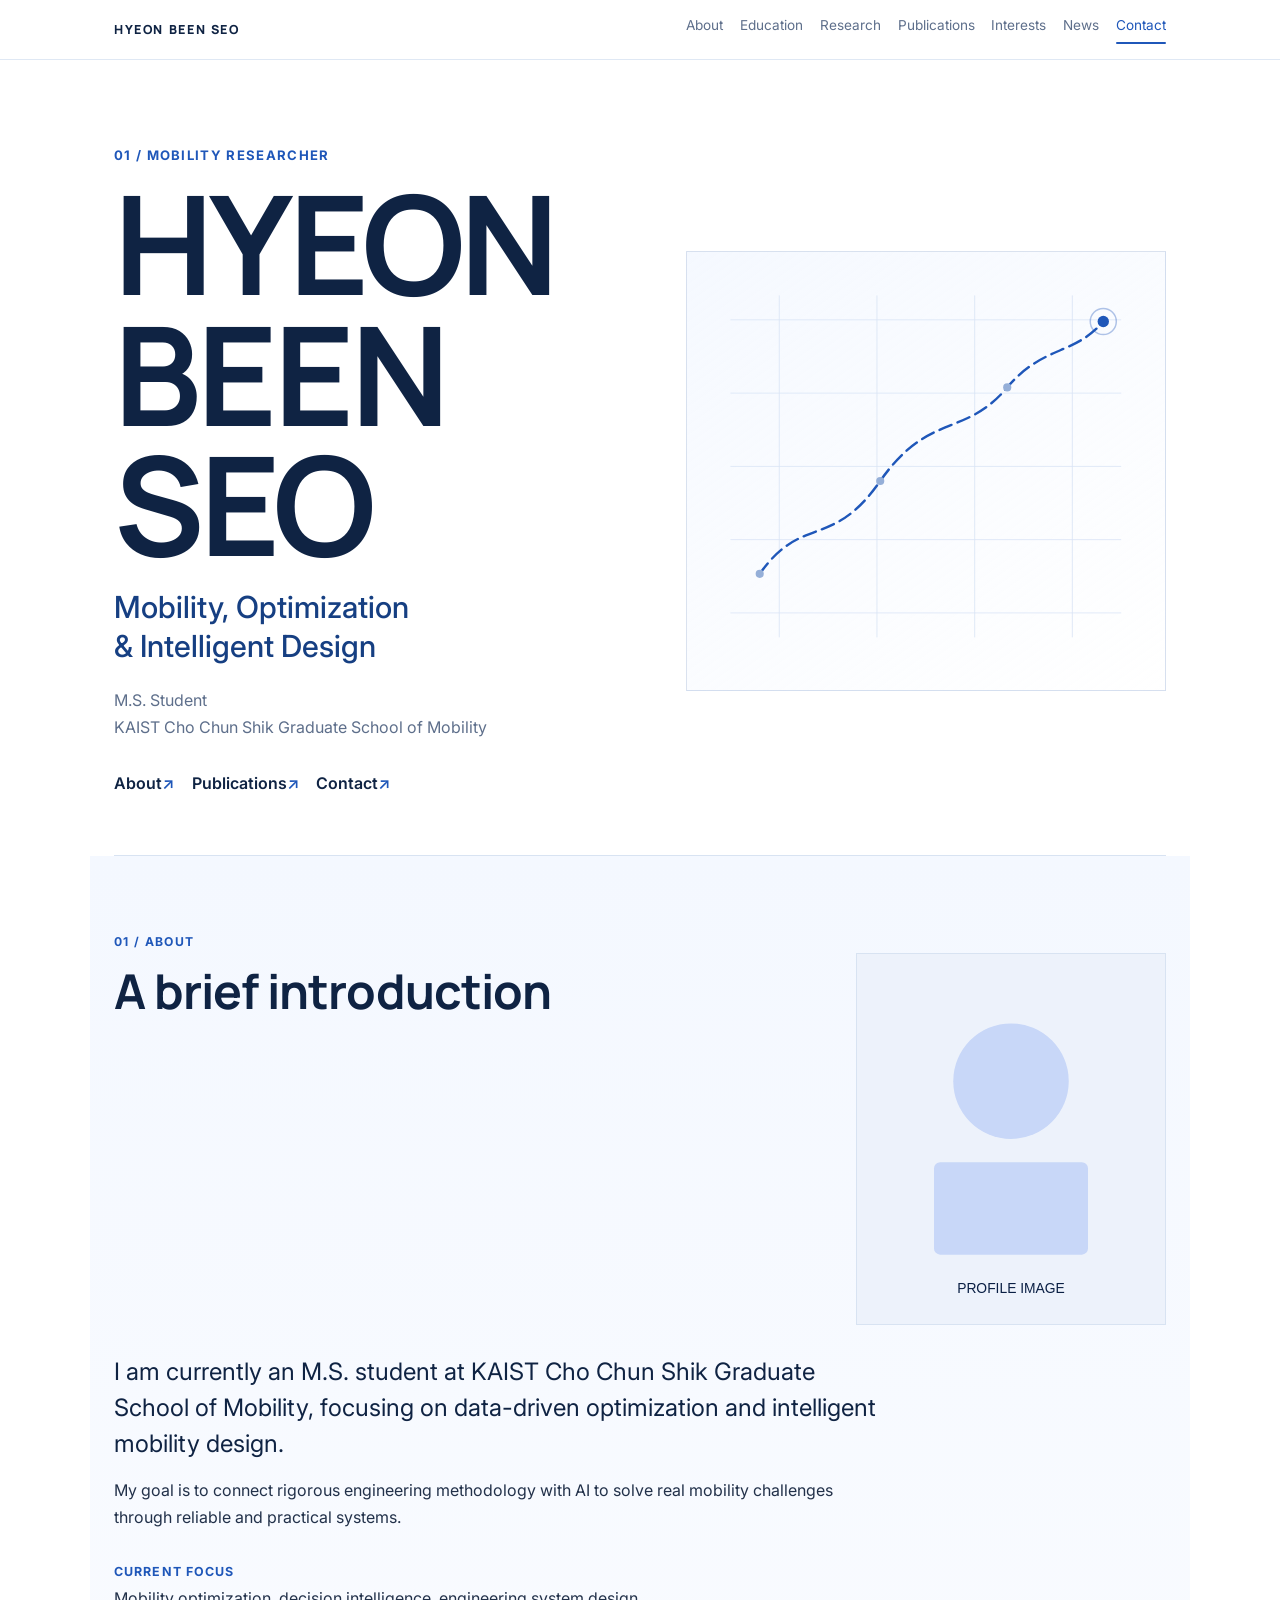
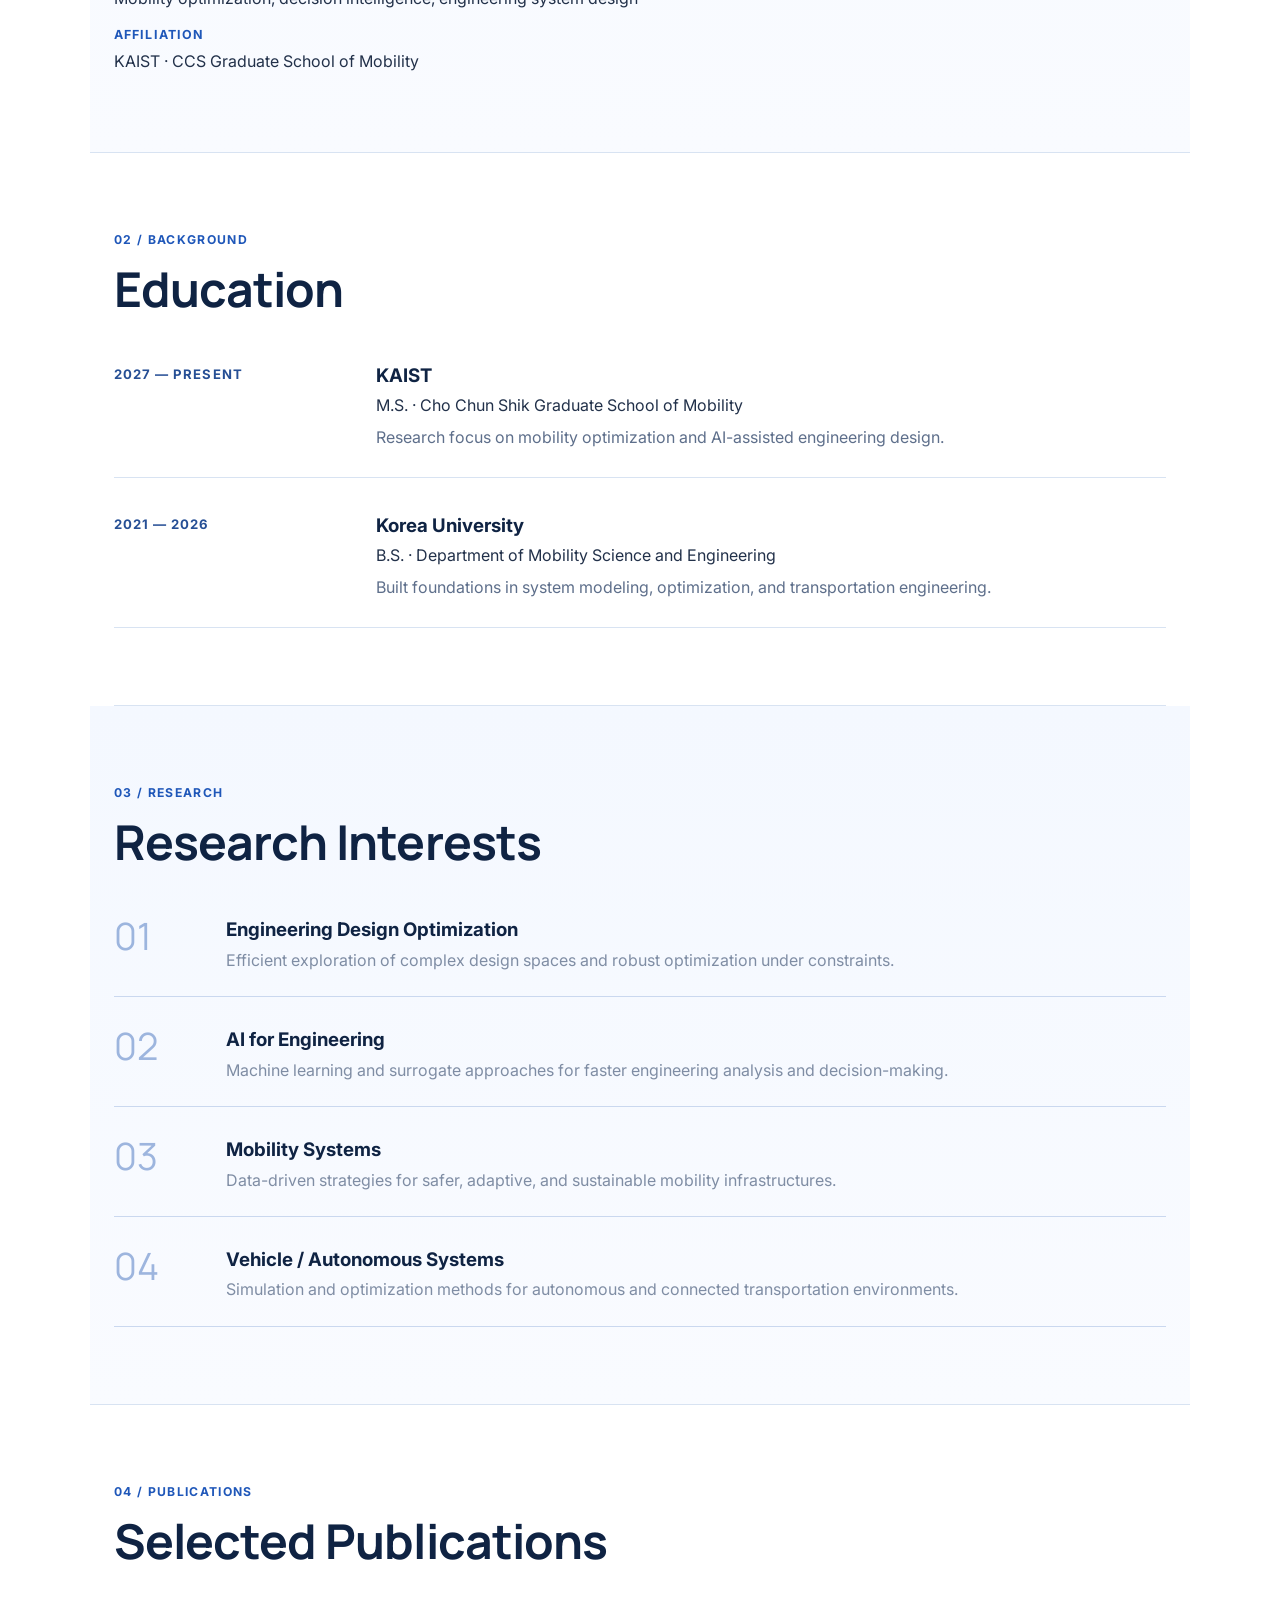
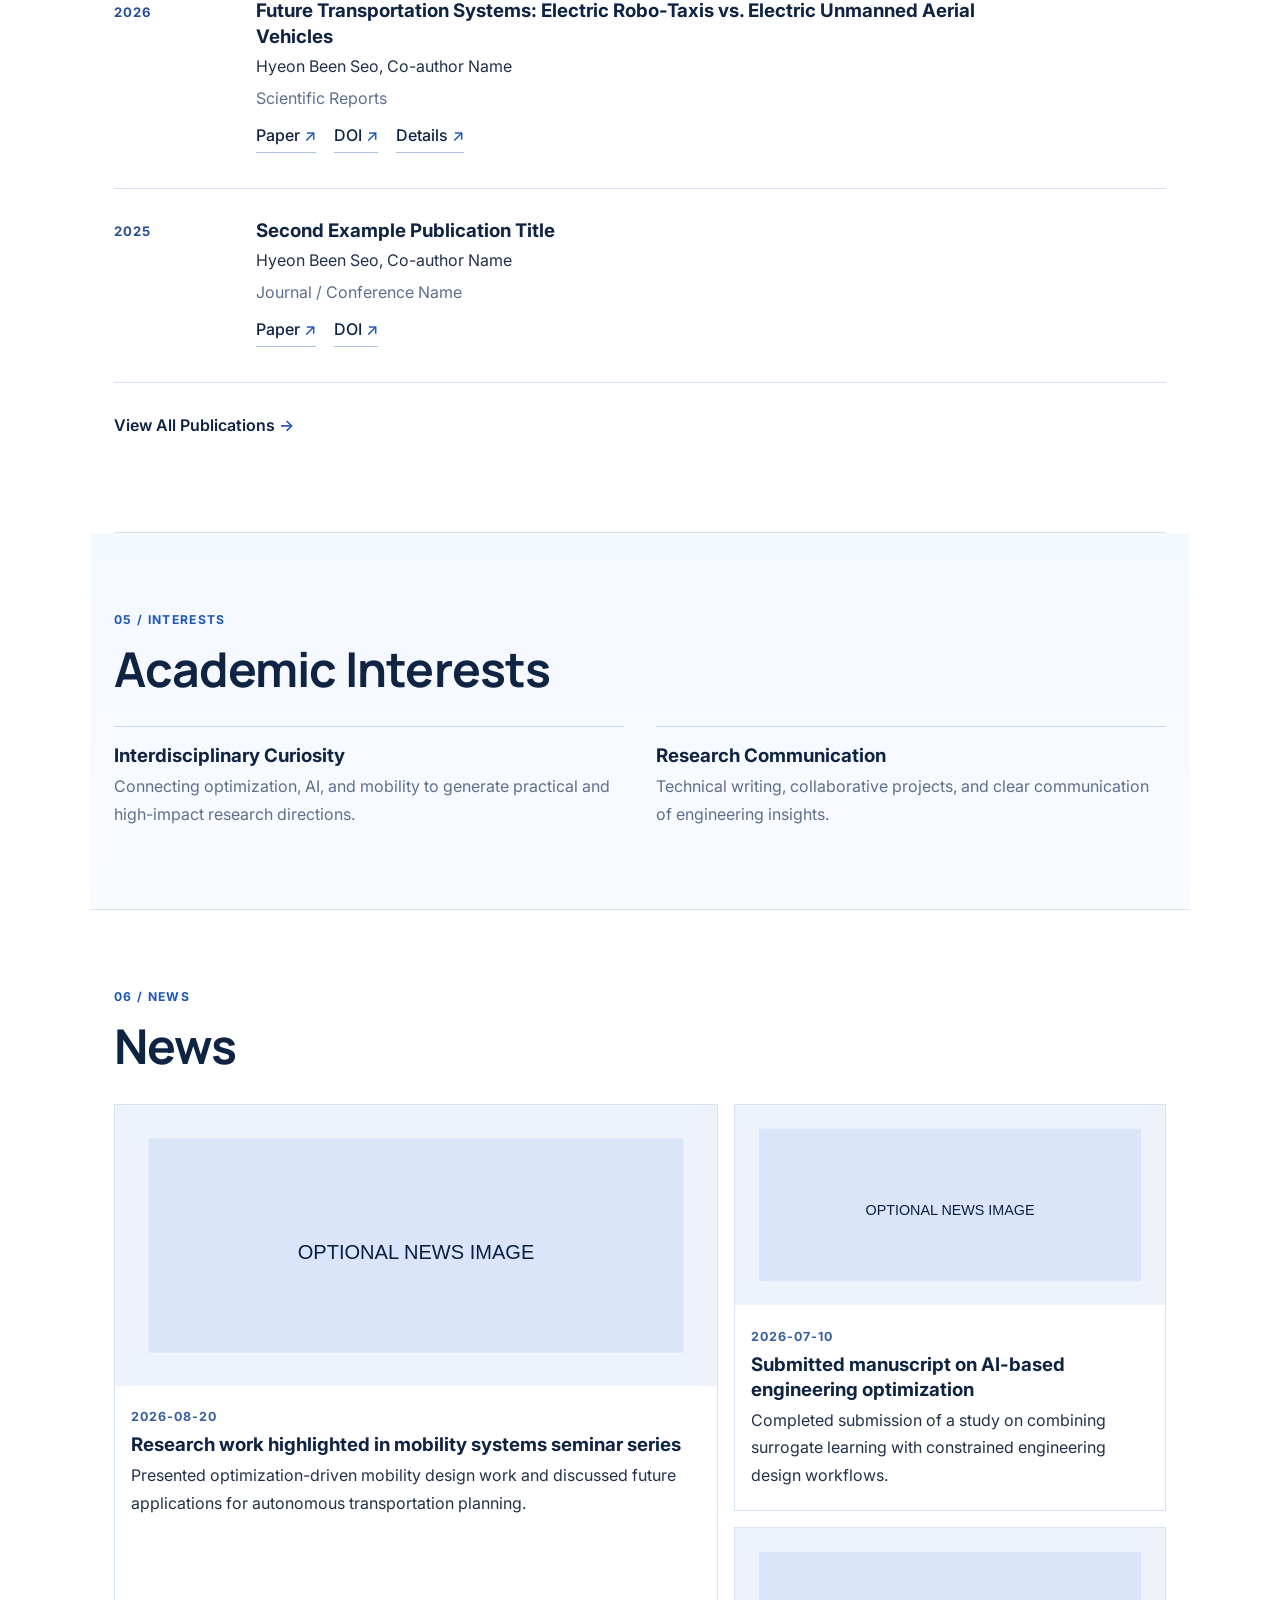
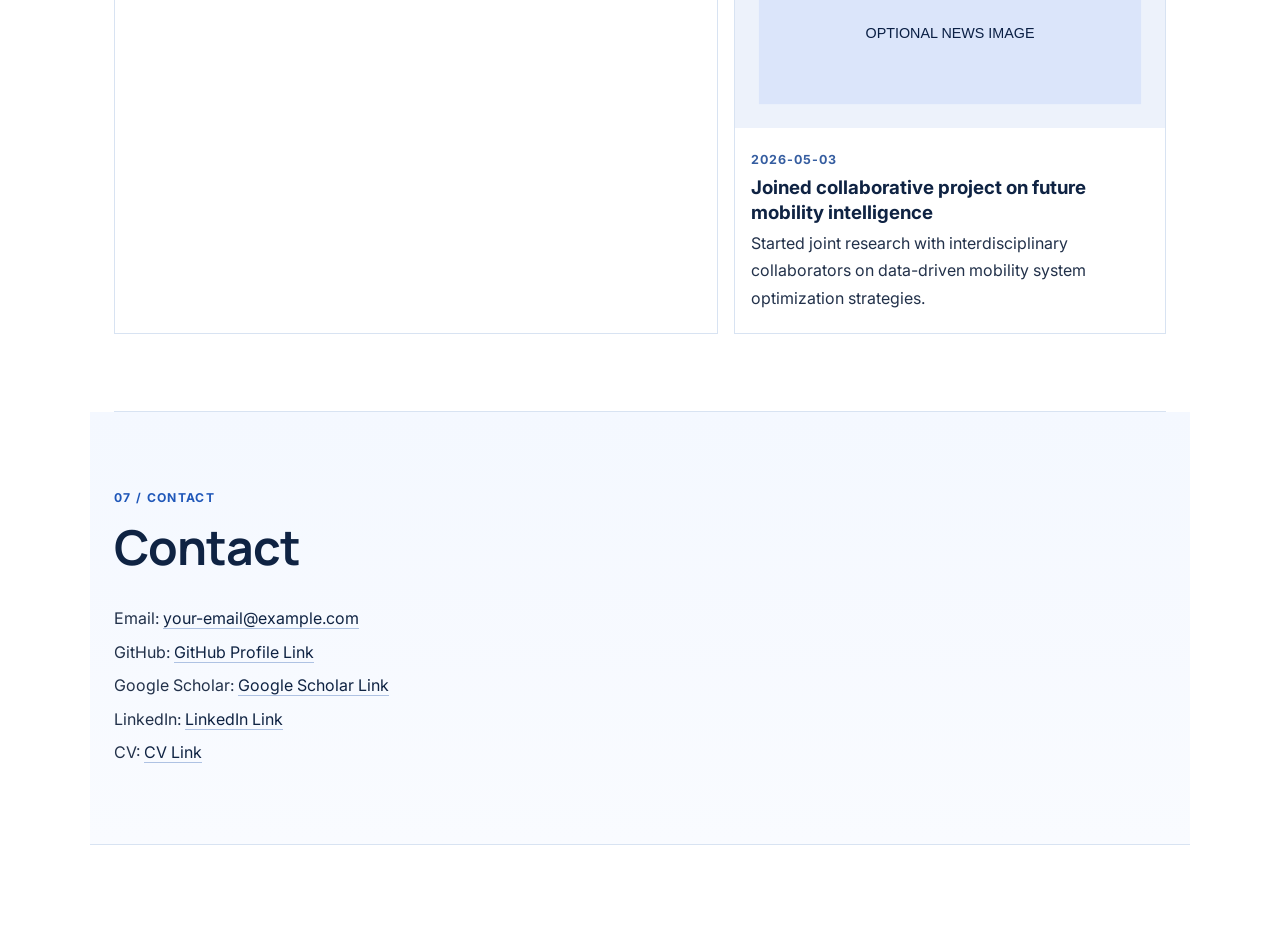
<file: index.html>
<!DOCTYPE html>
<html lang="en">
<head>
  <meta charset="UTF-8">
  <meta name="viewport" content="width=device-width, initial-scale=1.0">
  <title>Hyeon Been Seo | Academic Portfolio</title>
  <link rel="stylesheet" href="style.css">
</head>
<body>
  <header class="top-header" id="top-header">
    <div class="top-header-inner">
      <a class="brand" href="#hero">HYEON BEEN SEO</a>
      <nav class="top-nav" aria-label="Section navigation">
        <a class="nav-link" href="#about">About</a>
        <a class="nav-link" href="#education">Education</a>
        <a class="nav-link" href="#research">Research</a>
        <a class="nav-link" href="#publications">Publications</a>
        <a class="nav-link" href="#interests">Interests</a>
        <a class="nav-link" href="#news">News</a>
        <a class="nav-link" href="#contact">Contact</a>
      </nav>
    </div>
  </header>

  <main class="page">
    <!-- HERO SECTION START -->
    <section class="hero" id="hero">
      <div class="hero-copy">
        <p class="hero-kicker">01 / MOBILITY RESEARCHER</p>
        <h1 class="hero-name">HYEON<br>BEEN SEO</h1>
        <p class="hero-field">Mobility, Optimization<br>&amp; Intelligent Design</p>
        <p class="hero-role">M.S. Student<br>KAIST Cho Chun Shik Graduate School of Mobility</p>
        <div class="hero-actions">
          <a class="text-link" href="#about">About</a>
          <a class="text-link" href="#publications">Publications</a>
          <a class="text-link" href="#contact">Contact</a>
        </div>
      </div>
      <div class="hero-visual" aria-hidden="true">
        <svg viewBox="0 0 540 480" class="trajectory-art" role="presentation">
          <g class="grid-lines">
            <line x1="30" y1="60" x2="510" y2="60"></line>
            <line x1="30" y1="150" x2="510" y2="150"></line>
            <line x1="30" y1="240" x2="510" y2="240"></line>
            <line x1="30" y1="330" x2="510" y2="330"></line>
            <line x1="30" y1="420" x2="510" y2="420"></line>
            <line x1="90" y1="30" x2="90" y2="450"></line>
            <line x1="210" y1="30" x2="210" y2="450"></line>
            <line x1="330" y1="30" x2="330" y2="450"></line>
            <line x1="450" y1="30" x2="450" y2="450"></line>
          </g>
          <path class="trajectory-line" d="M66 372C118 298 155 343 214 258C273 173 318 205 370 143C414 91 452 104 488 62"></path>
          <circle cx="66" cy="372" r="5" class="node"></circle>
          <circle cx="214" cy="258" r="5" class="node"></circle>
          <circle cx="370" cy="143" r="5" class="node"></circle>
          <circle cx="488" cy="62" r="7" class="node node-highlight"></circle>
          <circle cx="488" cy="62" r="16" class="pulse-ring"></circle>
        </svg>
      </div>
    </section>
    <!-- HERO SECTION END -->

    <!-- ABOUT SECTION START -->
    <section class="section section-soft reveal-block" id="about">
      <p class="section-label" data-reveal="label">01 / ABOUT</p>
      <div class="about-layout" data-reveal="title">
        <h2 class="section-title">A brief introduction</h2>
        <figure class="profile-wrap">
          <img src="images/profile-placeholder.svg" alt="Profile placeholder">
        </figure>
      </div>
      <div class="about-meta" data-reveal="content">
        <p class="about-lead">I am currently an M.S. student at KAIST Cho Chun Shik Graduate School of Mobility, focusing on data-driven optimization and intelligent mobility design.</p>
        <p>My goal is to connect rigorous engineering methodology with AI to solve real mobility challenges through reliable and practical systems.</p>
        <dl>
          <div>
            <dt>Current Focus</dt>
            <dd>Mobility optimization, decision intelligence, engineering system design</dd>
          </div>
          <div>
            <dt>Affiliation</dt>
            <dd>KAIST · CCS Graduate School of Mobility</dd>
          </div>
        </dl>
      </div>
    </section>
    <!-- ABOUT SECTION END -->

    <!-- EDUCATION SECTION START -->
    <section class="section reveal-block" id="education">
      <p class="section-label" data-reveal="label">02 / BACKGROUND</p>
      <h2 class="section-title" data-reveal="title">Education</h2>
      <div class="education-list" data-reveal="content">
        <article class="education-item">
          <p class="entry-year">2027 — PRESENT</p>
          <div>
            <h3>KAIST</h3>
            <p class="entry-main">M.S. · Cho Chun Shik Graduate School of Mobility</p>
            <p class="entry-note">Research focus on mobility optimization and AI-assisted engineering design.</p>
          </div>
        </article>
        <article class="education-item">
          <p class="entry-year">2021 — 2026</p>
          <div>
            <h3>Korea University</h3>
            <p class="entry-main">B.S. · Department of Mobility Science and Engineering</p>
            <p class="entry-note">Built foundations in system modeling, optimization, and transportation engineering.</p>
          </div>
        </article>
      </div>
    </section>
    <!-- EDUCATION SECTION END -->

    <!-- RESEARCH SECTION START -->
    <section class="section section-soft reveal-block" id="research">
      <p class="section-label" data-reveal="label">03 / RESEARCH</p>
      <h2 class="section-title" data-reveal="title">Research Interests</h2>
      <div class="research-list" data-reveal="content">
        <article class="research-item">
          <p class="research-index">01</p>
          <div class="research-copy">
            <h3>Engineering Design Optimization</h3>
            <p>Efficient exploration of complex design spaces and robust optimization under constraints.</p>
          </div>
        </article>
        <article class="research-item">
          <p class="research-index">02</p>
          <div class="research-copy">
            <h3>AI for Engineering</h3>
            <p>Machine learning and surrogate approaches for faster engineering analysis and decision-making.</p>
          </div>
        </article>
        <article class="research-item">
          <p class="research-index">03</p>
          <div class="research-copy">
            <h3>Mobility Systems</h3>
            <p>Data-driven strategies for safer, adaptive, and sustainable mobility infrastructures.</p>
          </div>
        </article>
        <article class="research-item">
          <p class="research-index">04</p>
          <div class="research-copy">
            <h3>Vehicle / Autonomous Systems</h3>
            <p>Simulation and optimization methods for autonomous and connected transportation environments.</p>
          </div>
        </article>
      </div>
    </section>
    <!-- RESEARCH SECTION END -->

    <!-- PUBLICATIONS SECTION START -->
    <section class="section reveal-block" id="publications">
      <p class="section-label" data-reveal="label">04 / PUBLICATIONS</p>
      <h2 class="section-title" data-reveal="title">Selected Publications</h2>
      <div class="publication-list" data-reveal="content">
        <article class="publication-item">
          <p class="entry-year">2026</p>
          <div class="publication-main">
            <h3><a href="publications/example-publication.html">Future Transportation Systems: Electric Robo-Taxis vs. Electric Unmanned Aerial Vehicles</a></h3>
            <p class="pub-authors">Hyeon Been Seo, Co-author Name</p>
            <p class="pub-venue">Scientific Reports</p>
            <p class="publication-links">
              <a href="#">Paper <span aria-hidden="true">↗</span></a>
              <a href="#">DOI <span aria-hidden="true">↗</span></a>
              <a href="publications/example-publication.html">Details <span aria-hidden="true">↗</span></a>
            </p>
          </div>
          <figure class="publication-image-wrap">
            <img src="images/publication-placeholder.svg" alt="Representative publication image">
          </figure>
        </article>
        <article class="publication-item">
          <p class="entry-year">2025</p>
          <div class="publication-main">
            <h3><a href="#">Second Example Publication Title</a></h3>
            <p class="pub-authors">Hyeon Been Seo, Co-author Name</p>
            <p class="pub-venue">Journal / Conference Name</p>
            <p class="publication-links">
              <a href="#">Paper <span aria-hidden="true">↗</span></a>
              <a href="#">DOI <span aria-hidden="true">↗</span></a>
            </p>
          </div>
        </article>
      </div>
      <p class="view-all" data-reveal="content"><a href="publications.html">View All Publications <span aria-hidden="true">→</span></a></p>
    </section>
    <!-- PUBLICATIONS SECTION END -->

    <!-- INTERESTS SECTION START -->
    <section class="section section-soft reveal-block" id="interests">
      <p class="section-label" data-reveal="label">05 / INTERESTS</p>
      <h2 class="section-title" data-reveal="title">Academic Interests</h2>
      <div class="interest-list" data-reveal="content">
        <article class="interest-item">
          <h3>Interdisciplinary Curiosity</h3>
          <p>Connecting optimization, AI, and mobility to generate practical and high-impact research directions.</p>
        </article>
        <article class="interest-item">
          <h3>Research Communication</h3>
          <p>Technical writing, collaborative projects, and clear communication of engineering insights.</p>
        </article>
      </div>
    </section>
    <!-- INTERESTS SECTION END -->

    <!-- NEWS SECTION START -->
    <section class="section reveal-block" id="news">
      <p class="section-label" data-reveal="label">06 / NEWS</p>
      <h2 class="section-title" data-reveal="title">News</h2>
      <div class="news-list" data-reveal="content">
        <article class="news-item news-featured">
          <figure>
            <img src="images/news-placeholder.svg" alt="Representative news image">
          </figure>
          <div class="news-copy">
            <p class="news-date">2026-08-20</p>
            <h3>Research work highlighted in mobility systems seminar series</h3>
            <p>Presented optimization-driven mobility design work and discussed future applications for autonomous transportation planning.</p>
          </div>
        </article>
        <article class="news-item">
          <figure>
            <img src="images/news-placeholder.svg" alt="Representative news image">
          </figure>
          <div class="news-copy">
            <p class="news-date">2026-07-10</p>
            <h3>Submitted manuscript on AI-based engineering optimization</h3>
            <p>Completed submission of a study on combining surrogate learning with constrained engineering design workflows.</p>
          </div>
        </article>
        <article class="news-item">
          <figure>
            <img src="images/news-placeholder.svg" alt="Representative news image">
          </figure>
          <div class="news-copy">
            <p class="news-date">2026-05-03</p>
            <h3>Joined collaborative project on future mobility intelligence</h3>
            <p>Started joint research with interdisciplinary collaborators on data-driven mobility system optimization strategies.</p>
          </div>
        </article>
      </div>
    </section>
    <!-- NEWS SECTION END -->

    <!-- CONTACT SECTION START -->
    <section class="section section-soft reveal-block" id="contact">
      <p class="section-label" data-reveal="label">07 / CONTACT</p>
      <h2 class="section-title" data-reveal="title">Contact</h2>
      <ul class="contact-list" data-reveal="content">
        <li>Email: <a href="mailto:your-email@example.com">your-email@example.com</a></li>
        <li>GitHub: <a href="#">GitHub Profile Link</a></li>
        <li>Google Scholar: <a href="#">Google Scholar Link</a></li>
        <li>LinkedIn: <a href="#">LinkedIn Link</a></li>
        <li>CV: <a href="#">CV Link</a></li>
      </ul>
    </section>
    <!-- CONTACT SECTION END -->
  </main>

  <script src="script.js"></script>
</body>
</html>
</file>
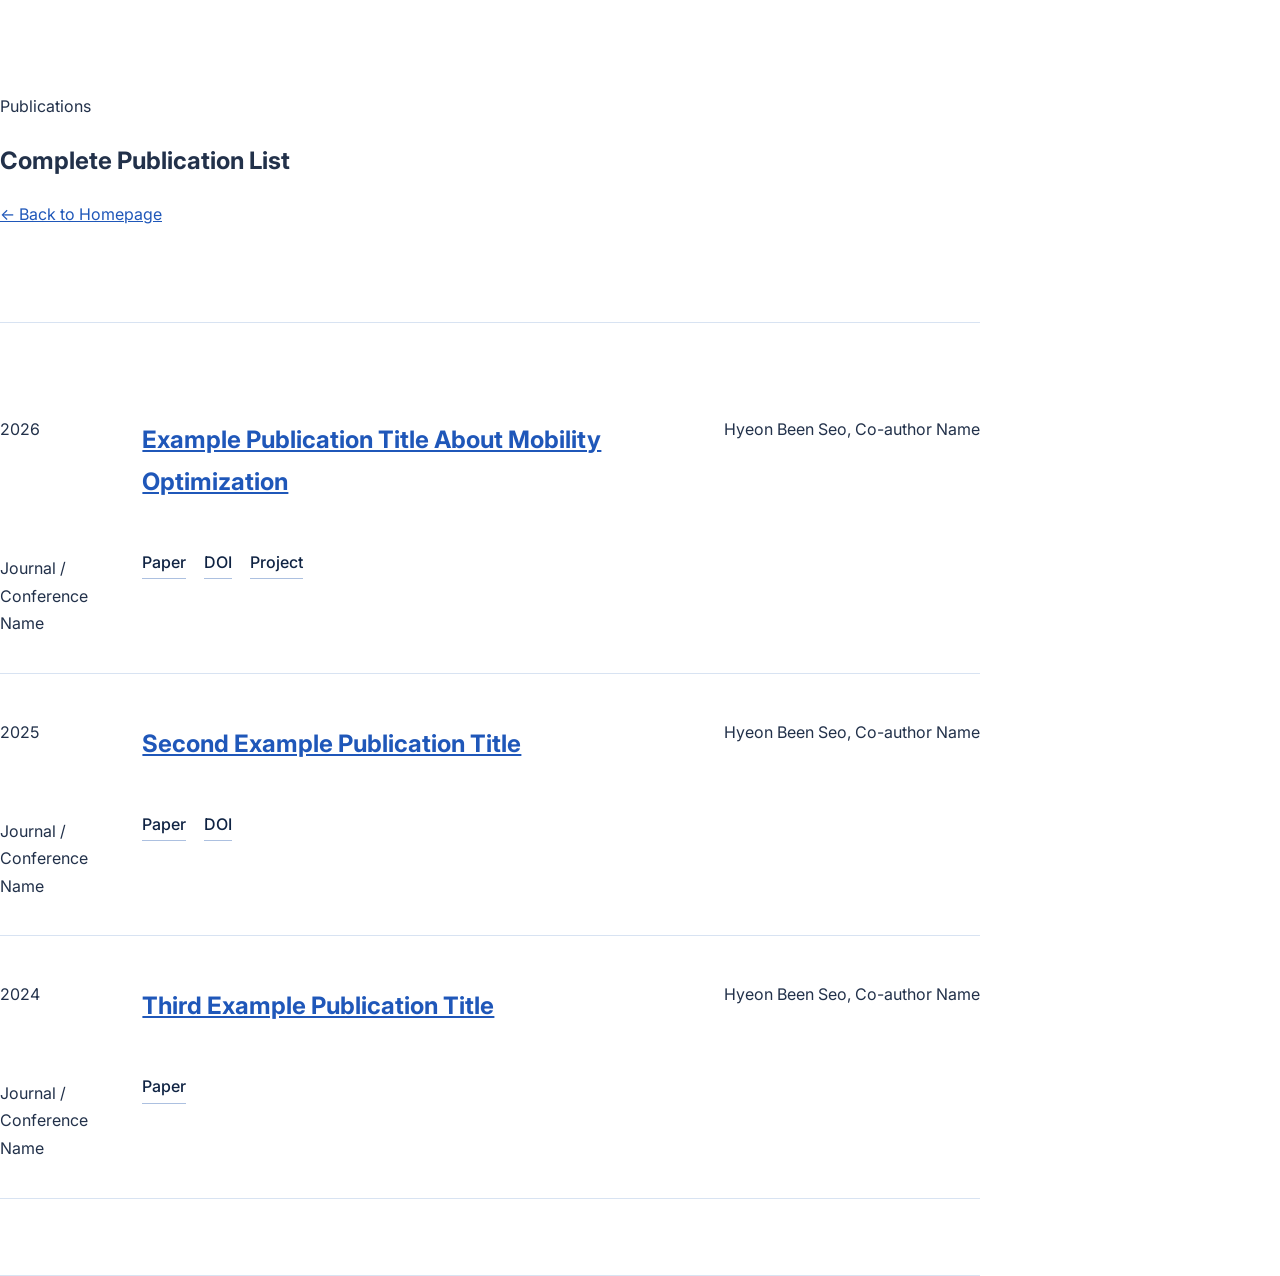
<file: publications.html>
<!DOCTYPE html>
<html lang="en">
<head>
  <meta charset="UTF-8">
  <meta name="viewport" content="width=device-width, initial-scale=1.0">
  <title>Publications | Hyeon Been Seo</title>
  <link rel="stylesheet" href="style.css">
</head>
<body>
  <main class="content" style="margin-left:0; max-width:980px;">
    <!-- PUBLICATIONS PAGE HEADER START -->
    <section class="section">
      <p class="eyebrow">Publications</p>
      <h1>Complete Publication List</h1>
      <p><a href="index.html">← Back to Homepage</a></p>
    </section>
    <!-- PUBLICATIONS PAGE HEADER END -->

    <!-- PUBLICATIONS LIST START -->
    <section class="section" id="all-publications">
      <div class="publication-list">
        <article class="publication-item">
          <p class="publication-year">2026</p>
          <h2><a href="publications/example-publication.html">Example Publication Title About Mobility Optimization</a></h2>
          <p>Hyeon Been Seo, Co-author Name</p>
          <p>Journal / Conference Name</p>
          <p class="publication-links">
            <a href="#">Paper</a>
            <a href="#">DOI</a>
            <a href="#">Project</a>
          </p>
        </article>
        <article class="publication-item">
          <p class="publication-year">2025</p>
          <h2><a href="#">Second Example Publication Title</a></h2>
          <p>Hyeon Been Seo, Co-author Name</p>
          <p>Journal / Conference Name</p>
          <p class="publication-links">
            <a href="#">Paper</a>
            <a href="#">DOI</a>
          </p>
        </article>
        <article class="publication-item">
          <p class="publication-year">2024</p>
          <h2><a href="#">Third Example Publication Title</a></h2>
          <p>Hyeon Been Seo, Co-author Name</p>
          <p>Journal / Conference Name</p>
          <p class="publication-links">
            <a href="#">Paper</a>
          </p>
        </article>
      </div>
    </section>
    <!-- PUBLICATIONS LIST END -->
  </main>
</body>
</html>
</file>
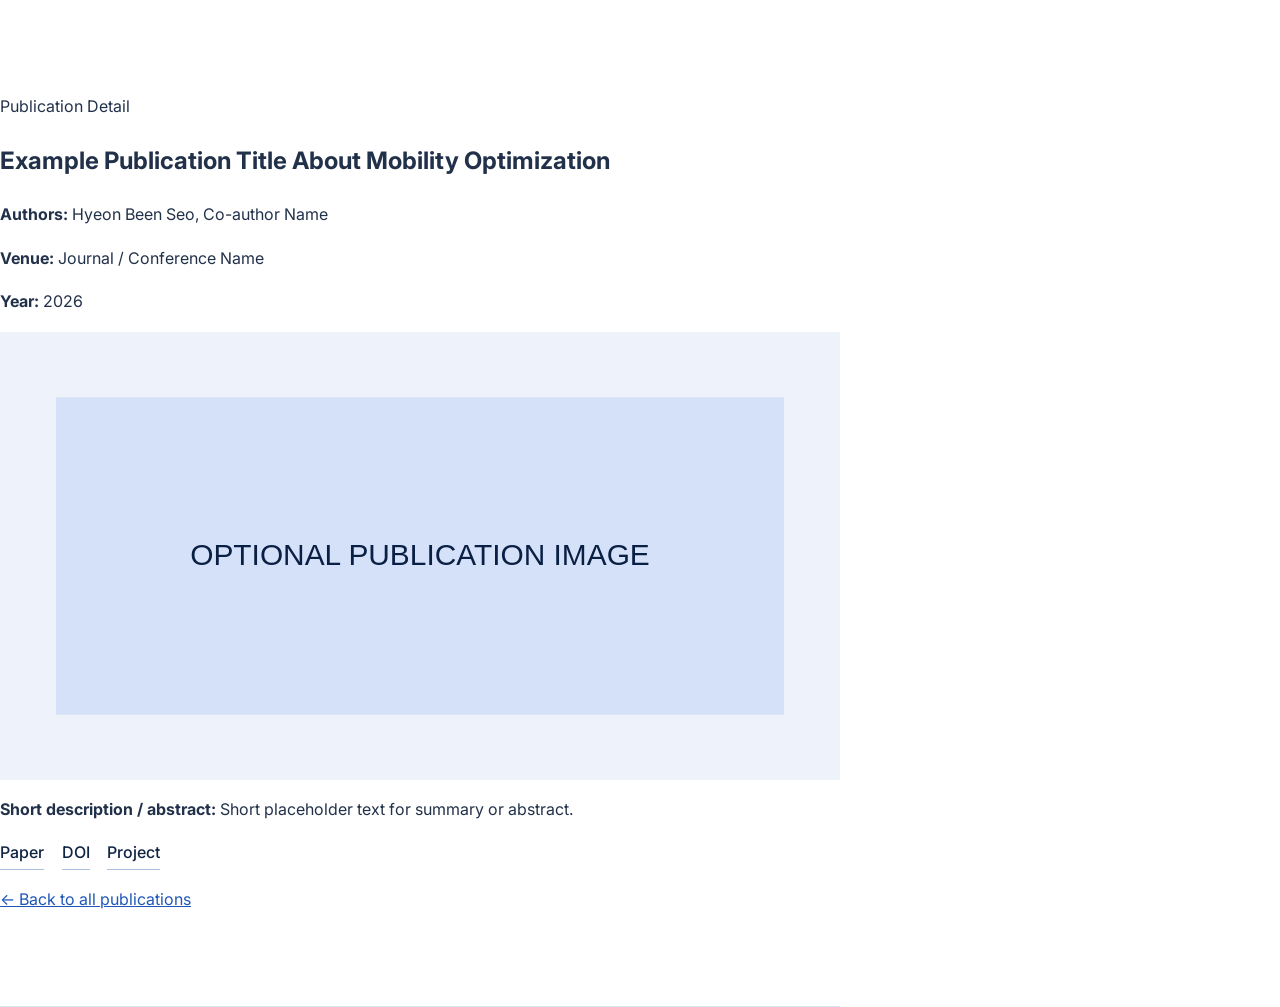
<file: publications/example-publication.html>
<!DOCTYPE html>
<html lang="en">
<head>
  <meta charset="UTF-8">
  <meta name="viewport" content="width=device-width, initial-scale=1.0">
  <title>Example Publication | Hyeon Been Seo</title>
  <link rel="stylesheet" href="../style.css">
</head>
<body>
  <main class="content" style="margin-left:0; max-width:840px;">
    <!-- PUBLICATION DETAIL START -->
    <section class="section">
      <p class="eyebrow">Publication Detail</p>
      <h1>Example Publication Title About Mobility Optimization</h1>
      <p><strong>Authors:</strong> Hyeon Been Seo, Co-author Name</p>
      <p><strong>Venue:</strong> Journal / Conference Name</p>
      <p><strong>Year:</strong> 2026</p>
      <img src="../images/publication-placeholder.svg" alt="Optional representative publication image">
      <p><strong>Short description / abstract:</strong> Short placeholder text for summary or abstract.</p>
      <p class="publication-links">
        <a href="#">Paper</a>
        <a href="#">DOI</a>
        <a href="#">Project</a>
      </p>
      <p><a href="../publications.html">← Back to all publications</a></p>
    </section>
    <!-- PUBLICATION DETAIL END -->
  </main>
</body>
</html>
</file>
<file: style.css>
@import url("https://fonts.googleapis.com/css2?family=Inter:wght@400;500;600;700&family=Manrope:wght@500;700;800&display=swap");

:root {
  --deep-navy: #0f2343;
  --cobalt: #1f57b9;
  --cobalt-soft: #2f6dda;
  --text-main: #22314a;
  --text-muted: #5e6f8b;
  --line: #d8e3f2;
  --surface-a: #ffffff;
  --surface-b: #f4f8ff;
  --surface-c: #f9fbff;
}

* {
  box-sizing: border-box;
}

html {
  scroll-behavior: smooth;
}

body {
  margin: 0;
  font-family: "Inter", "Segoe UI", Arial, sans-serif;
  color: var(--text-main);
  background: var(--surface-a);
  line-height: 1.72;
}

a {
  color: var(--cobalt);
}

img {
  max-width: 100%;
  height: auto;
  display: block;
}

.top-header {
  position: sticky;
  top: 0;
  z-index: 50;
  border-bottom: 1px solid rgba(216, 227, 242, 0.8);
  background: rgba(255, 255, 255, 0.86);
  backdrop-filter: saturate(125%) blur(6px);
  transition: background 0.3s ease, box-shadow 0.3s ease;
}

.top-header.scrolled {
  background: rgba(255, 255, 255, 0.72);
  box-shadow: 0 8px 24px rgba(13, 30, 57, 0.06);
}

.top-header-inner {
  max-width: 1100px;
  margin: 0 auto;
  padding: 0.9rem 1.5rem;
  display: flex;
  align-items: center;
  justify-content: space-between;
  gap: 1rem;
}

.brand {
  text-decoration: none;
  font-family: "Manrope", "Inter", sans-serif;
  font-size: 0.78rem;
  letter-spacing: 0.13em;
  text-transform: uppercase;
  font-weight: 800;
  color: var(--deep-navy);
  white-space: nowrap;
}

.top-nav {
  display: flex;
  gap: 1.05rem;
  flex-wrap: nowrap;
  overflow-x: auto;
  padding-bottom: 0.2rem;
}

.nav-link {
  position: relative;
  text-decoration: none;
  color: var(--text-muted);
  font-size: 0.85rem;
  white-space: nowrap;
  padding-bottom: 0.25rem;
  transition: color 0.24s ease;
}

.nav-link::after {
  content: "";
  position: absolute;
  left: 0;
  right: 0;
  bottom: -0.15rem;
  height: 2px;
  border-radius: 999px;
  background: var(--cobalt);
  transform: scaleX(0);
  transform-origin: left;
  transition: transform 0.28s ease;
}

.nav-link:hover,
.nav-link.active {
  color: var(--cobalt);
}

.nav-link:hover::after,
.nav-link.active::after {
  transform: scaleX(1);
}

.page {
  max-width: 1100px;
  margin: 0 auto;
  padding: 2.2rem 1.5rem 6rem;
}

.hero {
  min-height: min(86vh, 760px);
  padding: 3rem 0 3.5rem;
  display: grid;
  grid-template-columns: minmax(0, 1fr) minmax(320px, 480px);
  gap: 2.4rem;
  align-items: center;
  border-bottom: 1px solid var(--line);
}

.hero-kicker {
  margin: 0;
  font-size: 0.82rem;
  color: var(--cobalt);
  font-weight: 700;
  letter-spacing: 0.1em;
  text-transform: uppercase;
}

.hero-name {
  margin: 0.65rem 0 0;
  font-family: "Manrope", "Inter", sans-serif;
  font-size: clamp(3.5rem, 13vw, 8.6rem);
  line-height: 0.95;
  letter-spacing: -0.03em;
  color: var(--deep-navy);
}

.hero-field {
  margin: 1.15rem 0 0;
  font-size: clamp(1.24rem, 2.8vw, 1.9rem);
  line-height: 1.3;
  color: #163f82;
  font-weight: 500;
}

.hero-role {
  margin: 1.25rem 0 0;
  color: var(--text-muted);
}

.hero-actions {
  margin-top: 1.8rem;
  display: flex;
  flex-wrap: wrap;
  gap: 1.1rem;
}

.text-link {
  text-decoration: none;
  font-weight: 600;
  color: var(--deep-navy);
}

.text-link::after {
  content: " ↗";
  color: var(--cobalt);
  transition: transform 0.24s ease;
  display: inline-block;
}

.text-link:hover::after {
  transform: translate(2px, -2px);
}

.hero-visual {
  position: relative;
  padding: 1.2rem;
  border: 1px solid rgba(122, 150, 198, 0.28);
  background: linear-gradient(145deg, rgba(244, 248, 255, 0.92), rgba(255, 255, 255, 0.6));
}

.trajectory-art {
  width: 100%;
  height: auto;
}

.grid-lines line {
  stroke: #d9e4f6;
  stroke-width: 1;
}

.trajectory-line {
  fill: none;
  stroke: var(--cobalt);
  stroke-width: 3;
  stroke-linecap: round;
  stroke-dasharray: 16 8;
  animation: path-drift 9s linear infinite;
}

.node {
  fill: #95afd8;
}

.node-highlight {
  fill: var(--cobalt);
}

.pulse-ring {
  fill: none;
  stroke: rgba(31, 87, 185, 0.35);
  stroke-width: 1.8;
  animation: pulse-ring 3s ease-out infinite;
}

.section {
  padding: 4.8rem 0;
  border-bottom: 1px solid var(--line);
}

.section-soft {
  background: linear-gradient(180deg, var(--surface-b), var(--surface-c));
  margin-left: -1.5rem;
  margin-right: -1.5rem;
  padding-left: 1.5rem;
  padding-right: 1.5rem;
}

.section-label {
  margin: 0;
  font-size: 0.76rem;
  letter-spacing: 0.11em;
  text-transform: uppercase;
  color: var(--cobalt);
  font-weight: 700;
}

.section-title {
  margin: 0.75rem 0 2rem;
  font-family: "Manrope", "Inter", sans-serif;
  font-size: clamp(2rem, 5vw, 3rem);
  line-height: 1.08;
  letter-spacing: -0.02em;
  color: var(--deep-navy);
}

.about-layout {
  display: grid;
  grid-template-columns: 1fr minmax(220px, 320px);
  gap: 2rem;
  align-items: start;
}

.profile-wrap {
  margin: 0;
  justify-self: end;
  max-width: 310px;
  border: 1px solid var(--line);
}

.about-meta {
  margin-top: 1.8rem;
  max-width: 780px;
}

.about-lead {
  margin: 0 0 1rem;
  font-size: clamp(1.1rem, 2.4vw, 1.5rem);
  line-height: 1.5;
  color: var(--deep-navy);
}

.about-meta p {
  margin: 0 0 0.95rem;
}

.about-meta dl {
  margin: 1.8rem 0 0;
  display: grid;
  gap: 0.75rem;
}

.about-meta dt {
  color: var(--cobalt);
  font-size: 0.78rem;
  font-weight: 700;
  letter-spacing: 0.09em;
  text-transform: uppercase;
}

.about-meta dd {
  margin: 0.15rem 0 0;
}

.education-list {
  display: grid;
  gap: 1.15rem;
}

.education-item {
  display: grid;
  grid-template-columns: minmax(170px, 240px) 1fr;
  gap: 1.4rem;
  padding: 1rem 0 1.3rem;
  border-bottom: 1px solid var(--line);
}

.entry-year {
  margin: 0;
  font-size: 0.82rem;
  letter-spacing: 0.08em;
  text-transform: uppercase;
  color: #264f95;
  font-weight: 700;
}

.education-item h3,
.research-item h3,
.publication-item h3,
.interest-item h3,
.news-item h3 {
  margin: 0;
  line-height: 1.35;
  color: var(--deep-navy);
}

.entry-main,
.entry-note,
.pub-authors,
.pub-venue,
.news-item p,
.research-copy p,
.interest-item p {
  margin: 0.28rem 0;
}

.entry-note,
.pub-venue,
.news-date,
.research-copy p,
.interest-item p {
  color: var(--text-muted);
}

.research-list {
  display: grid;
  gap: 0.75rem;
}

.research-item {
  display: grid;
  grid-template-columns: minmax(64px, 90px) 1fr;
  gap: 1.4rem;
  padding: 1.1rem 0;
  border-bottom: 1px solid #cad8ef;
  transition: border-color 0.26s ease;
}

.research-index {
  margin: 0;
  font-family: "Manrope", sans-serif;
  font-size: clamp(1.5rem, 3.7vw, 2.35rem);
  line-height: 1;
  color: #84a2d5;
  transition: color 0.24s ease;
}

.research-copy {
  position: relative;
}

.research-copy::before {
  content: "";
  position: absolute;
  left: 0;
  top: -0.4rem;
  width: 0;
  height: 2px;
  background: var(--cobalt);
  transition: width 0.28s ease;
}

.research-item:hover {
  border-color: #9db7e2;
}

.research-item:hover .research-index {
  color: var(--cobalt);
}

.research-item:hover .research-copy::before {
  width: 78px;
}

.research-item:hover h3 {
  transform: translateX(4px);
}

.research-item h3 {
  transition: transform 0.28s ease;
}

.research-item p {
  opacity: 0.78;
  transition: opacity 0.24s ease;
}

.research-item:hover p {
  opacity: 1;
}

.publication-list {
  display: grid;
  gap: 1.8rem;
}

.publication-item {
  display: grid;
  grid-template-columns: minmax(90px, 120px) 1fr auto;
  gap: 1.1rem 1.4rem;
  align-items: start;
  padding-bottom: 1.2rem;
  border-bottom: 1px solid var(--line);
}

.publication-main h3 a {
  color: var(--deep-navy);
  text-decoration: none;
  transition: color 0.24s ease;
}

.publication-main h3 a:hover {
  color: var(--cobalt);
}

.publication-item .entry-year {
  padding-top: 0.18rem;
}

.publication-links {
  margin-top: 0.6rem;
  display: flex;
  flex-wrap: wrap;
  gap: 0.9rem 1.1rem;
}

.publication-links a {
  color: var(--deep-navy);
  text-decoration: none;
  font-weight: 500;
  border-bottom: 1px solid #acc0e0;
  padding-bottom: 0.1rem;
  transition: color 0.24s ease, border-color 0.24s ease;
}

.publication-links a span {
  display: inline-block;
  transition: transform 0.24s ease;
  color: var(--cobalt);
}

.publication-item:hover .publication-links a {
  border-color: var(--cobalt);
}

.publication-item:hover .publication-main h3 a {
  color: var(--cobalt);
}

.publication-item:hover .publication-links a span {
  transform: translate(2px, -2px);
}

.publication-image-wrap {
  width: 150px;
  margin: 0;
  border: 1px solid var(--line);
  opacity: 0;
  transform: translateY(8px);
  transition: opacity 0.28s ease, transform 0.28s ease;
}

.publication-item:hover .publication-image-wrap {
  opacity: 1;
  transform: none;
}

.view-all {
  margin-top: 1.8rem;
}

.view-all a {
  text-decoration: none;
  font-weight: 600;
  color: var(--deep-navy);
}

.view-all a span {
  color: var(--cobalt);
  transition: transform 0.24s ease;
  display: inline-block;
}

.view-all a:hover span {
  transform: translateX(4px);
}

.interest-list {
  display: grid;
  grid-template-columns: repeat(2, minmax(0, 1fr));
  gap: 1.2rem 2rem;
}

.interest-item {
  border-top: 1px solid #c9d8ef;
  padding-top: 1rem;
}

.news-list {
  display: grid;
  grid-template-columns: 1.4fr 1fr;
  gap: 1rem;
}

.news-item {
  border: 1px solid var(--line);
  background: #fff;
  overflow: hidden;
}

.news-featured {
  grid-row: span 2;
}

.news-item figure {
  margin: 0;
  overflow: hidden;
}

.news-item img {
  width: 100%;
  transition: transform 0.4s ease;
}

.news-item:hover img {
  transform: scale(1.04);
}

.news-copy {
  padding: 1rem;
}

.news-date {
  margin: 0;
  font-size: 0.78rem;
  letter-spacing: 0.08em;
  text-transform: uppercase;
  color: #355da0;
  font-weight: 700;
}

.contact-list {
  list-style: none;
  margin: 0;
  padding: 0;
  display: grid;
  gap: 0.38rem;
}

.contact-list a {
  color: var(--deep-navy);
  text-decoration: none;
  border-bottom: 1px solid #aec2e3;
}

.contact-list a:hover {
  color: var(--cobalt);
  border-bottom-color: var(--cobalt);
}

.reveal-block [data-reveal] {
  opacity: 0;
  transition: opacity 0.7s ease, transform 0.7s ease;
}

.reveal-block [data-reveal="label"] {
  transform: translateY(12px);
}

.reveal-block [data-reveal="title"] {
  transform: translateY(28px);
}

.reveal-block [data-reveal="content"] {
  transform: translateY(34px);
}

.reveal-block.in-view [data-reveal="label"] {
  opacity: 1;
  transform: none;
  transition-delay: 0.04s;
}

.reveal-block.in-view [data-reveal="title"] {
  opacity: 1;
  transform: none;
  transition-delay: 0.15s;
}

.reveal-block.in-view [data-reveal="content"] {
  opacity: 1;
  transform: none;
  transition-delay: 0.29s;
}

@keyframes path-drift {
  from {
    stroke-dashoffset: 0;
  }
  to {
    stroke-dashoffset: -96;
  }
}

@keyframes pulse-ring {
  0% {
    opacity: 0.8;
    transform: scale(0.9);
  }
  100% {
    opacity: 0;
    transform: scale(1.2);
  }
}

@media (max-width: 980px) {
  .hero {
    grid-template-columns: 1fr;
    min-height: unset;
  }

  .hero-visual {
    max-width: 560px;
  }

  .news-list {
    grid-template-columns: 1fr;
  }

  .news-featured {
    grid-row: auto;
  }

  .publication-item {
    grid-template-columns: 1fr;
  }

  .publication-image-wrap {
    width: min(190px, 45vw);
  }
}

@media (max-width: 760px) {
  .top-header-inner {
    flex-direction: column;
    align-items: flex-start;
    gap: 0.55rem;
  }

  .top-nav {
    width: 100%;
  }

  .page {
    padding-top: 1.4rem;
  }

  .section {
    padding: 3.7rem 0;
  }

  .about-layout,
  .education-item,
  .interest-list {
    grid-template-columns: 1fr;
  }

  .profile-wrap {
    justify-self: start;
  }
}

@media (prefers-reduced-motion: reduce) {
  html {
    scroll-behavior: auto;
  }

  *,
  *::before,
  *::after {
    animation-duration: 1ms !important;
    animation-iteration-count: 1 !important;
    transition-duration: 1ms !important;
    scroll-behavior: auto !important;
  }

  .reveal-block [data-reveal] {
    opacity: 1;
    transform: none;
  }

  .publication-image-wrap {
    opacity: 1;
    transform: none;
  }
}
</file>
